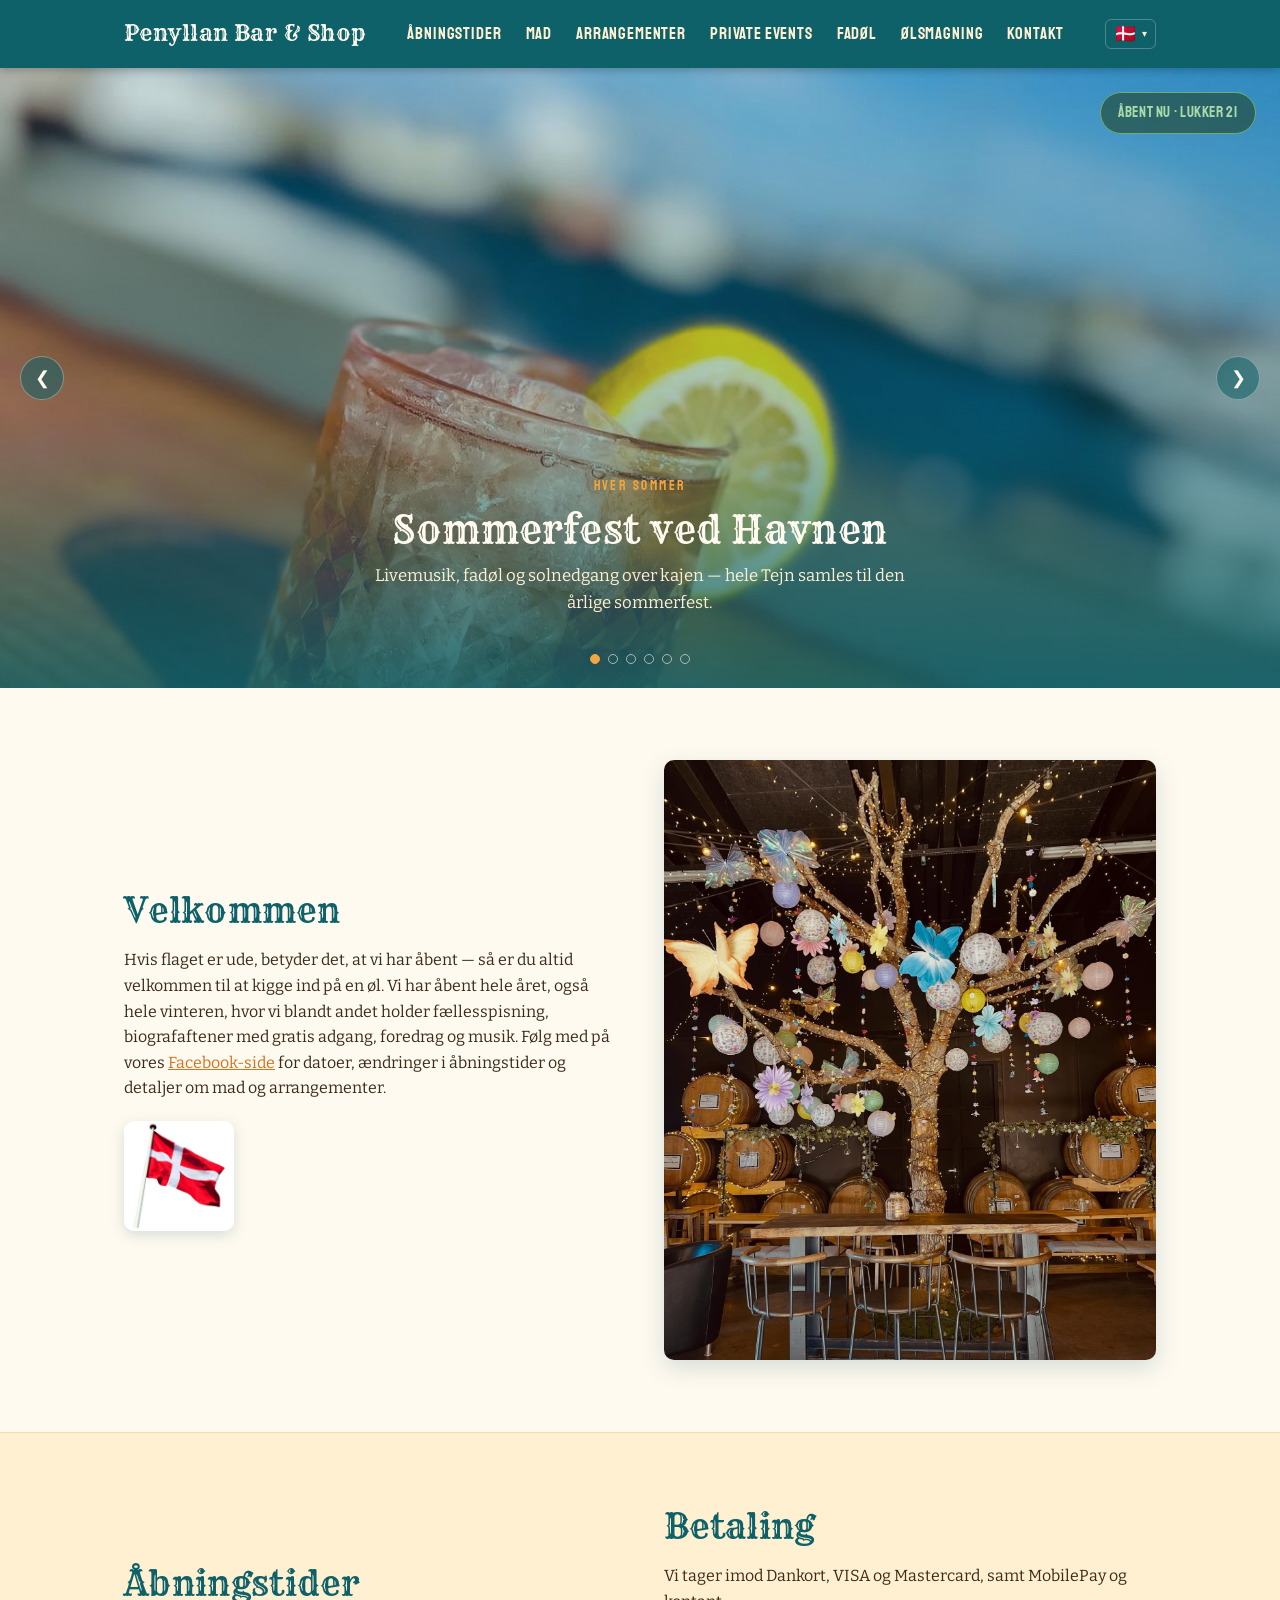
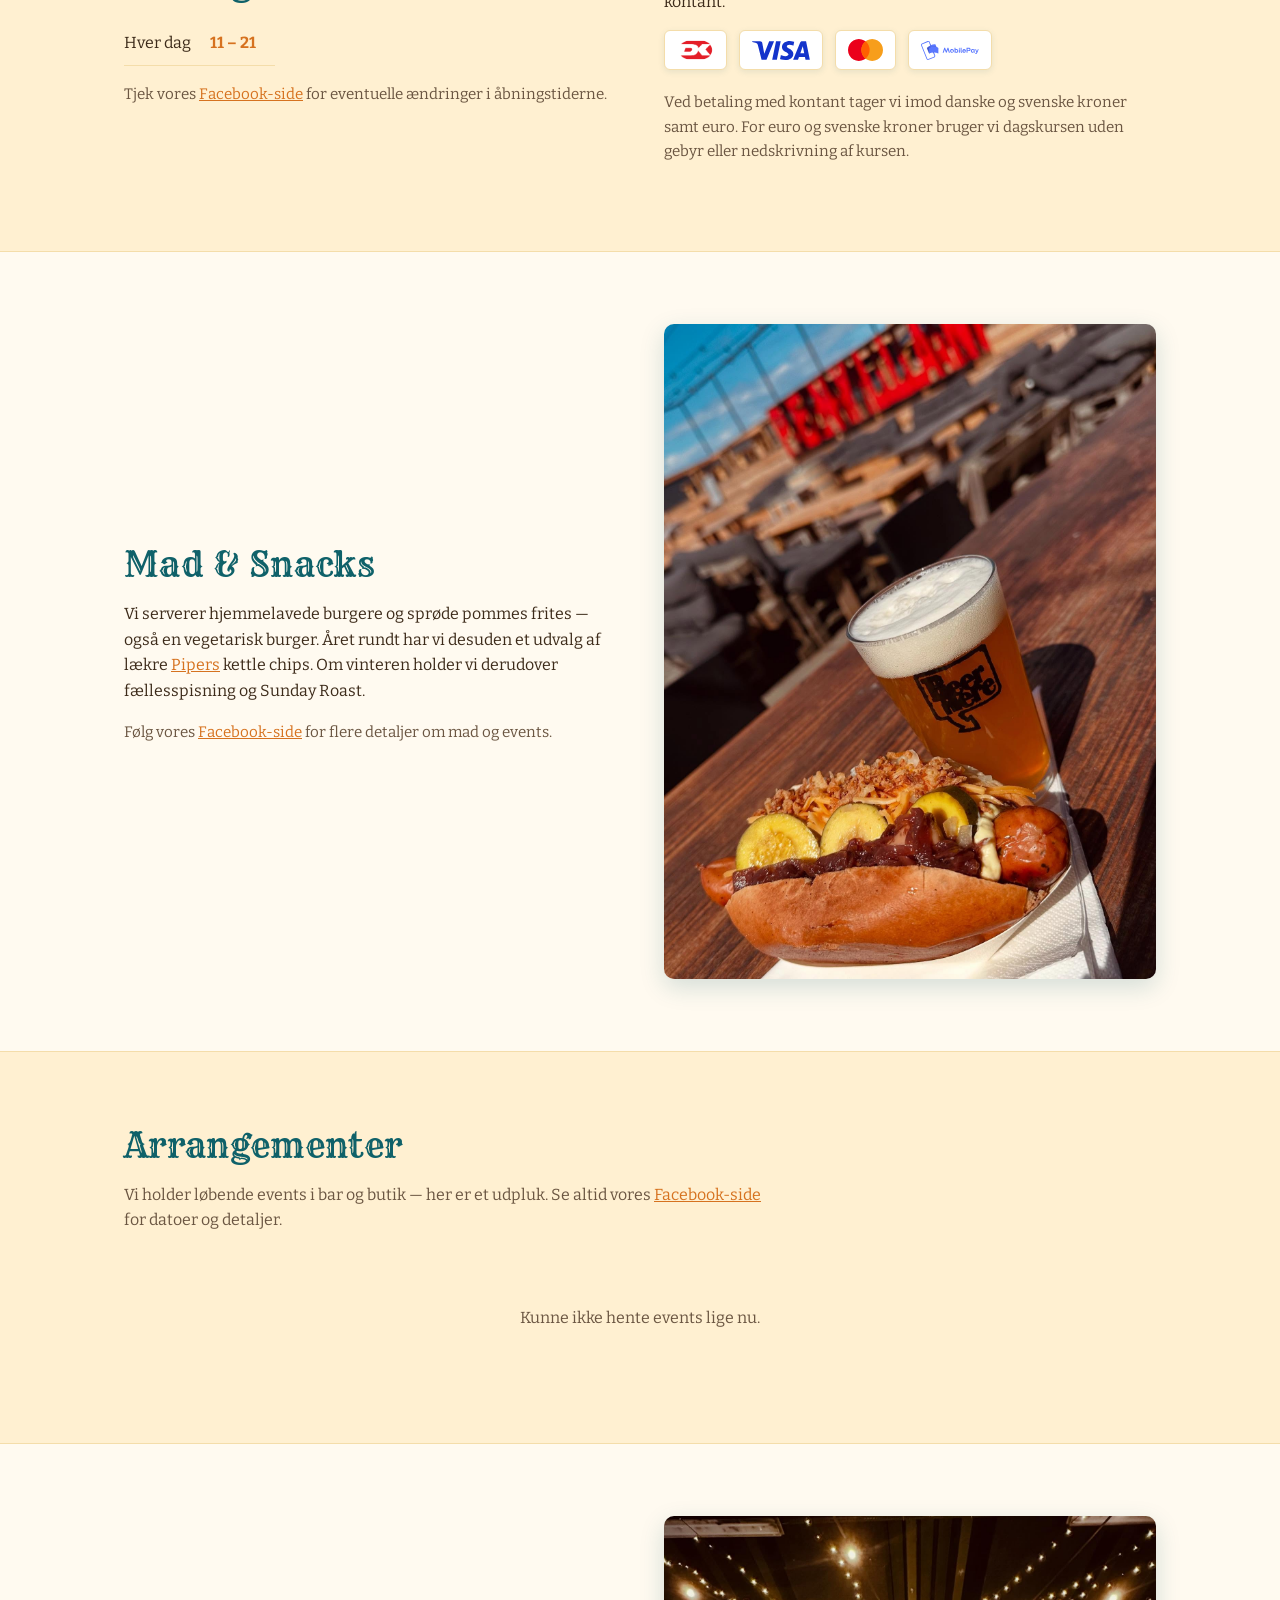
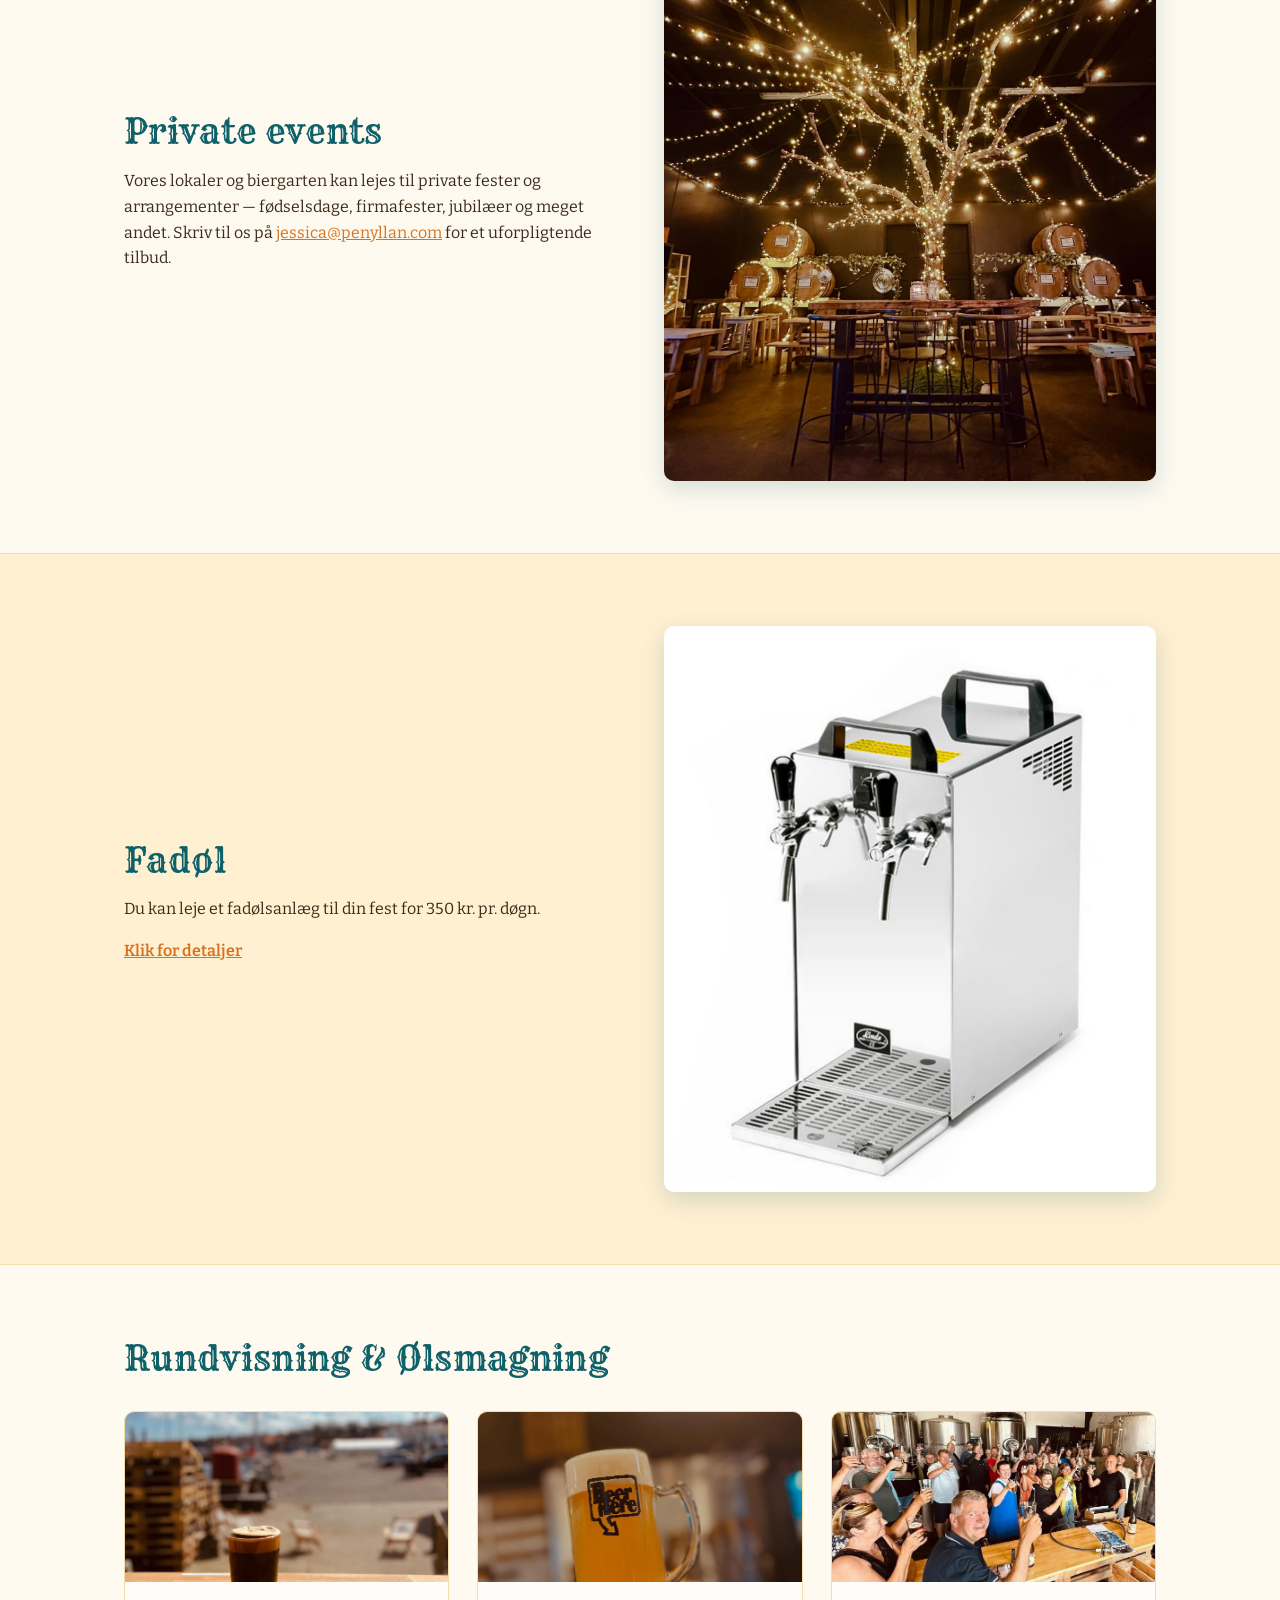
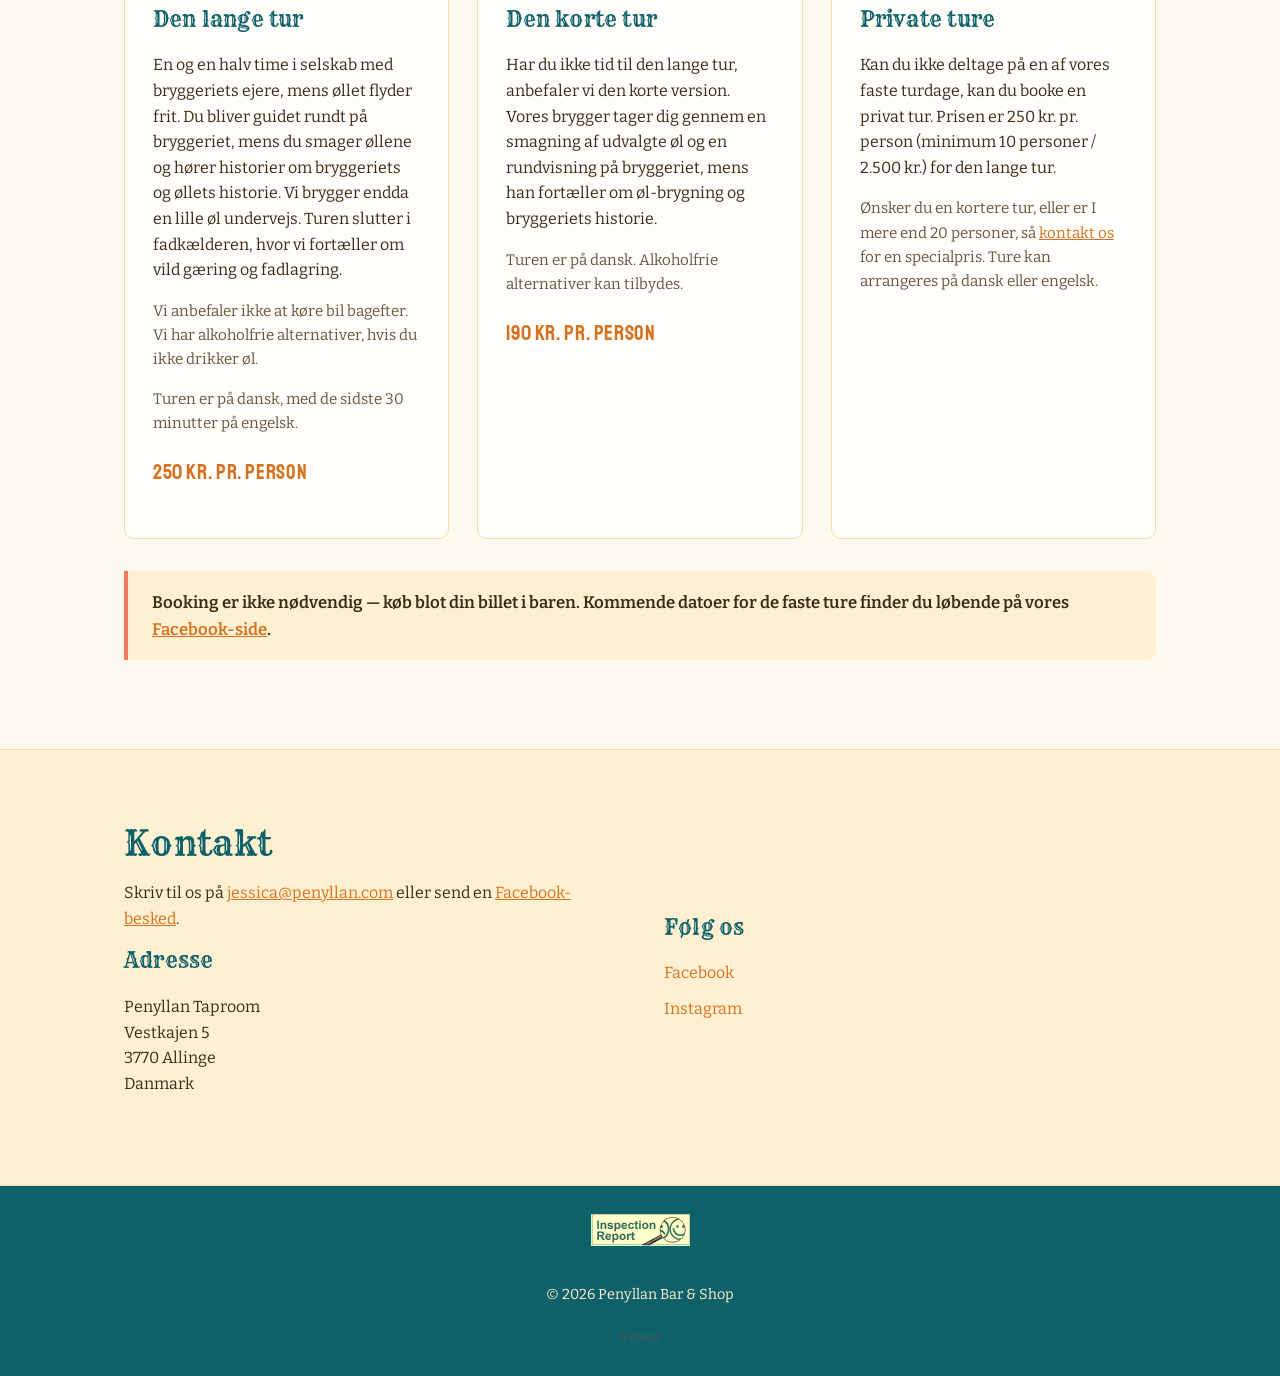
<file: index.html>
<!DOCTYPE html>
<html lang="da">
<head>
<meta charset="UTF-8">
<meta name="viewport" content="width=device-width, initial-scale=1.0">
<title>Penyllan Bar &amp; Shop</title>
<meta name="description" content="Penyllans Bar &amp; Butik ligger ved havnen i Tejn på Bornholm. Kom forbi og smag på et af vores 12 fadøl med udsigt over havnen.">
<link rel="preconnect" href="https://fonts.googleapis.com">
<link rel="preconnect" href="https://fonts.gstatic.com" crossorigin>
<link href="https://fonts.googleapis.com/css2?family=Rye&family=Staatliches&family=Bitter:ital,wght@0,400;0,600;0,700;1,400&display=swap" rel="stylesheet">
<link rel="icon" href="favicon.ico" sizes="any">
<link rel="icon" href="images/favicon.svg" type="image/svg+xml">
<link rel="icon" href="images/favicon-32x32.png" sizes="32x32" type="image/png">
<link rel="icon" href="images/favicon-16x16.png" sizes="16x16" type="image/png">
<link rel="apple-touch-icon" href="images/apple-touch-icon.png">
<link rel="stylesheet" href="styles.css">
</head>
<body>

<header class="site-header">
  <div class="container header-inner">
    <a href="#top" class="logo">Penyllan Bar &amp; Shop</a>

    <nav class="main-nav" id="main-nav">
      <a href="#aabningstider" data-i18n="nav.hours">Åbningstider</a>
      <a href="#mad" data-i18n="nav.food">Mad</a>
      <a href="#arrangementer" data-i18n="nav.events">Arrangementer</a>
      <a href="#private-events" data-i18n="nav.privateEvents">Private events</a>
      <a href="#fadol" data-i18n="nav.fadol">Fadøl</a>
      <a href="#tours" data-i18n="nav.tours">Ølsmagning</a>
      <a href="#kontakt" data-i18n="nav.contact">Kontakt</a>
    </nav>

    <div class="header-controls">
      <div class="lang-dropdown" id="lang-dropdown">
        <button type="button" class="lang-current" id="lang-current-btn" aria-haspopup="true" aria-expanded="false" aria-label="Vælg sprog" data-i18n-aria="nav.chooseLang">
          <span id="lang-current-flag">🇩🇰</span><span class="lang-caret" aria-hidden="true">▾</span>
        </button>
        <ul class="lang-menu" id="lang-menu" role="menu">
          <li role="none"><button type="button" class="lang-option lang-btn is-active" data-lang="da" role="menuitem">🇩🇰 <span>Dansk</span></button></li>
          <li role="none"><button type="button" class="lang-option lang-btn" data-lang="en" role="menuitem">🇬🇧 <span>English</span></button></li>
          <li role="none"><button type="button" class="lang-option lang-btn" data-lang="de" role="menuitem">🇩🇪 <span>Deutsch</span></button></li>
          <li role="none"><button type="button" class="lang-option lang-btn" data-lang="pl" role="menuitem">🇵🇱 <span>Polski</span></button></li>
        </ul>
      </div>

      <button class="nav-toggle" id="nav-toggle" aria-label="Åbn menu" data-i18n-aria="nav.toggle" aria-expanded="false">
        <span></span><span></span><span></span>
      </button>
    </div>
  </div>
</header>

<main id="top">

  <!-- Hero carousel -->
  <section class="carousel" id="carousel" aria-roledescription="karrusel" aria-label="Billeder fra arrangementer og fester" data-i18n-aria="carousel.ariaLabel">

    <div class="carousel-track" id="carousel-track">

      <div class="slide is-active" data-index="0">
        <img src="images/sommerfest-cocktail.jpg" alt="Cocktail med citron ved havnen i solskin" data-i18n-alt="slide1.alt">
        <div class="slide-caption">
          <p class="eyebrow" data-i18n="slide1.eyebrow">Hver sommer</p>
          <h2 data-i18n="slide1.title">Sommerfest ved Havnen</h2>
          <p data-i18n="slide1.text">Livemusik, fadøl og solnedgang over kajen — hele Tejn samles til den årlige sommerfest.</p>
        </div>
      </div>

      <div class="slide" data-index="1">
        <img src="images/oelfestival-stout.jpg" alt="Mørk stout på bord med udsigt over havnen" data-i18n-alt="slide2.alt">
        <div class="slide-caption">
          <p class="eyebrow" data-i18n="slide2.eyebrow">August</p>
          <h2 data-i18n="slide2.title">Ølfestival</h2>
          <p data-i18n="slide2.text">Smag dig gennem hele sortimentet på én dag — fra klassikere til eksperimenter fra fadkælderen.</p>
        </div>
      </div>

      <div class="slide" data-index="2">
        <img src="images/levende-musik-krus.jpg" alt="Beer Here krus på tønde med lyskæder" data-i18n-alt="slide3.alt">
        <div class="slide-caption">
          <p class="eyebrow" data-i18n="slide3.eyebrow">Udvalgte fredage</p>
          <h2 data-i18n="slide3.title">Levende Musik i Tapstuen</h2>
          <p data-i18n="slide3.text">Lokale bands spiller til en øl og godt selskab med udsigt over havnen.</p>
        </div>
      </div>

      <div class="slide" data-index="3">
        <img src="images/julefrokost-skilt-sne.jpg" alt="Penyllan-skilt i sne med lyskæder om aftenen" data-i18n-alt="slide4.alt">
        <div class="slide-caption">
          <p class="eyebrow" data-i18n="slide4.eyebrow">December</p>
          <h2 data-i18n="slide4.title">Julefrokost i Bryggeriet</h2>
          <p data-i18n="slide4.text">Hygge, glögg og julesnaps blandt bryggekedlerne, når mørket falder på.</p>
        </div>
      </div>

      <div class="slide" data-index="4">
        <img src="images/nytaarsfest-baal.jpg" alt="Bålfad på terrassen ved havnen om aftenen" data-i18n-alt="slide5.alt">
        <div class="slide-caption">
          <p class="eyebrow" data-i18n="slide5.eyebrow">31. december</p>
          <h2 data-i18n="slide5.title">Nytårsfest på Kajen</h2>
          <p data-i18n="slide5.text">Fyrværkeri, bobler og bobler af øl, når vi fejrer nytår sammen med havnen som kulisse.</p>
        </div>
      </div>

      <div class="slide slide--poster" data-index="5">
        <img src="images/oktoberfest.jpg" alt="Oktoberfest-plakat med ølkrus, skum og kringler" data-i18n-alt="slide6.alt">
        <div class="slide-caption">
          <p class="eyebrow" data-i18n="slide6.eyebrow">26. september</p>
          <h2 data-i18n="slide6.title">Oktoberfest</h2>
          <p data-i18n="slide6.text">Tysk-inspireret mad, vores egen Oktoberfest-øl og fest i biergarten — glæd dig til Penyllans tredje Oktoberfest.</p>
        </div>
      </div>

    </div>

    <button class="carousel-arrow prev" id="carousel-prev" aria-label="Forrige billede" data-i18n-aria="carousel.prev">&#10094;</button>
    <button class="carousel-arrow next" id="carousel-next" aria-label="Næste billede" data-i18n-aria="carousel.next">&#10095;</button>

    <div class="carousel-dots" id="carousel-dots"></div>

    <span class="badge-status" id="open-status" data-i18n="status.checkFacebook">Tjek Facebook for åbningstider</span>
  </section>

  <section id="om" class="section">
    <div class="container two-col">
      <div>
        <h2 data-i18n="welcome.title">Velkommen</h2>
        <p data-i18n-html="welcome.text">
          Hvis flaget er ude, betyder det, at vi har åbent — så er du altid velkommen til at kigge ind på en øl.
          Vi har åbent hele året, også hele vinteren, hvor vi blandt andet holder fællesspisning,
          biografaftener med gratis adgang, foredrag og musik. Følg med på vores
          <a href="https://www.facebook.com/penyllanbarandshop" target="_blank" rel="noopener">Facebook-side</a>
          for datoer, ændringer i åbningstider og detaljer om mad og arrangementer.
        </p>
        <img class="flag-icon" src="images/dannebrog.jpg" alt="Dansk flag på flagstang">
      </div>
      <div class="image-frame">
        <img src="images/om-traepynt.jpg" alt="Pyntet træ med lyskæder og tønder i bryggeriet" data-i18n-alt="welcome.imgAlt">
      </div>
    </div>
  </section>

  <section id="aabningstider" class="section alt">
    <div class="container two-col">
      <div>
        <h2 data-i18n="hours.title">Åbningstider</h2>
        <table class="hours-table" data-hours-source="https://beerhere.dk/api/opening-hours">
          <tbody>
            <tr><th data-i18n="hours.everyday">Hver dag</th><td>11 – 21</td></tr>
          </tbody>
        </table>
        <p class="note" data-i18n-html="hours.note">
          Tjek vores <a href="https://www.facebook.com/penyllanbarandshop" target="_blank" rel="noopener">Facebook-side</a>
          for eventuelle ændringer i åbningstiderne.
        </p>
      </div>
      <div>
        <h2 data-i18n="payment.title">Betaling</h2>
        <p data-i18n="payment.text">Vi tager imod Dankort, VISA og Mastercard, samt MobilePay og kontant.</p>
        <div class="card-logos">
          <img src="images/payment-dankort.png" alt="Dankort">
          <img src="images/payment-visa.svg" alt="VISA">
          <img src="images/payment-mastercard.svg" alt="Mastercard">
          <img src="images/payment-mobilepay.svg" alt="MobilePay">
        </div>
        <p class="note" data-i18n="payment.note">
          Ved betaling med kontant tager vi imod danske og svenske kroner samt euro.
          For euro og svenske kroner bruger vi dagskursen uden gebyr eller nedskrivning af kursen.
        </p>
      </div>
    </div>
  </section>

  <section id="mad" class="section">
    <div class="container two-col reverse">
      <div>
        <h2 data-i18n="food.title">Mad & Snacks</h2>
        <p data-i18n-html="food.text">
          Vi serverer hjemmelavede burgere og sprøde pommes frites — også en vegetarisk burger.
          Året rundt har vi desuden et udvalg af lækre <a href="https://www.piperscrisps.com/en" target="_blank" rel="noopener">Pipers</a> kettle chips.
          Om vinteren holder vi derudover fællesspisning og Sunday Roast.
        </p>
        <p class="note" data-i18n-html="food.note">
          Følg vores <a href="https://www.facebook.com/penyllanbarandshop" target="_blank" rel="noopener">Facebook-side</a>
          for flere detaljer om mad og events.
        </p>
      </div>
      <div class="image-frame">
        <img src="images/mad-hotdog-oel.jpg" alt="Hotdog med tilbehør og et glas Beer Here" data-i18n-alt="food.imgAlt">
      </div>
    </div>
  </section>

  <section id="arrangementer" class="section alt">
    <div class="container">
      <h2 data-i18n="events.title">Arrangementer</h2>
      <p class="section-intro" data-i18n-html="events.intro">
        Vi holder løbende events i bar og butik — her er et udpluk. Se altid vores
        <a href="https://www.facebook.com/penyllanbarandshop/events" target="_blank" rel="noopener">Facebook-side</a>
        for datoer og detaljer.
      </p>

      <div class="event-grid" id="event-grid" data-events-source="https://beerhere.dk/api/events">
        <p class="event-status" data-i18n="events.loading">Indlæser events…</p>
      </div>
    </div>
  </section>

  <section id="private-events" class="section">
    <div class="container two-col">
      <div>
        <h2 data-i18n="privateEvents.title">Private events</h2>
        <p data-i18n-html="privateEvents.text">
          Vores lokaler og biergarten kan lejes til private fester og arrangementer — fødselsdage, firmafester,
          jubilæer og meget andet. Skriv til os på <a href="mailto:jessica@penyllan.com">jessica@penyllan.com</a>
          for et uforpligtende tilbud.
        </p>
      </div>
      <div class="image-frame">
        <img src="images/fredagsbar-traelys.jpg" alt="Hyggeligt lokale med tønder og lyskæder, velegnet til private fester" data-i18n-alt="privateEvents.imgAlt">
      </div>
    </div>
  </section>

  <section id="fadol" class="section alt">
    <div class="container two-col reverse">
      <div>
        <h2 data-i18n="fadol.title">Fadøl</h2>
        <p data-i18n="fadol.text">Du kan leje et fadølsanlæg til din fest for 350 kr. pr. døgn.</p>
        <p>
          <button type="button" class="link-button" id="fadol-details-btn" data-i18n="fadol.linkText">Klik for detaljer</button>
        </p>
      </div>
      <div class="image-frame">
        <img src="images/fadølsanlæg.png" alt="Bærbart fadølsanlæg med to haner" data-i18n-alt="fadol.imgAlt">
      </div>
    </div>
  </section>

  <div class="modal-overlay" id="fadol-modal" hidden>
    <div class="modal" role="dialog" aria-modal="true" aria-labelledby="fadol-modal-title">
      <button type="button" class="modal-close" id="fadol-modal-close" aria-label="Luk" data-i18n-aria="fadol.close">&times;</button>
      <h3 id="fadol-modal-title" data-i18n="fadol.modalTitle">Leje af fadølsanlæg</h3>
      <div data-i18n-html="fadol.modalText">
        <p>Fadølsanlægget har to haner og koster 350 kr. pr. døgn.</p>
        <p>Du kan selv hente og aflevere anlægget, eller vi kan stå for det for 150–250 kr, afhængig af hvor på Bornholm det skal leveres.</p>
        <p>Fadøl kan tilkøbes for 40–50 kr. pr. liter, afhængig af type, og du er altid velkommen til at låne glas gratis.</p>
      </div>
    </div>
  </div>

  <div class="modal-overlay" id="event-preview-modal" hidden>
    <div class="modal modal--wide" role="dialog" aria-modal="true" aria-labelledby="event-preview-modal-title">
      <button type="button" class="modal-close" id="event-preview-modal-close" aria-label="Luk" data-i18n-aria="fadol.close">&times;</button>
      <h3 id="event-preview-modal-title"></h3>
      <div id="event-preview-modal-body"></div>
    </div>
  </div>

  <section id="tours" class="section">
    <div class="container">
      <h2 data-i18n="tours.title">Rundvisning & Ølsmagning</h2>

      <div class="tour-grid">
        <article class="tour-card">
          <div class="tour-image">
            <img src="images/oelfestival-stout.jpg" alt="Smagning af mørk øl på bryggeriet" data-i18n-alt="tour1.alt">
          </div>
          <h3 data-i18n="tour1.title">Den lange tur</h3>
          <p data-i18n="tour1.text">
            En og en halv time i selskab med bryggeriets ejere, mens øllet flyder frit.
            Du bliver guidet rundt på bryggeriet, mens du smager øllene og hører historier
            om bryggeriets og øllets historie. Vi brygger endda en lille øl undervejs.
            Turen slutter i fadkælderen, hvor vi fortæller om vild gæring og fadlagring.
          </p>
          <p class="note" data-i18n="tour1.note1">Vi anbefaler ikke at køre bil bagefter. Vi har alkoholfrie alternativer, hvis du ikke drikker øl.</p>
          <p class="note" data-i18n="tour1.note2">Turen er på dansk, med de sidste 30 minutter på engelsk.</p>
          <p class="price" data-i18n="tour1.price">250 kr. pr. person</p>
        </article>

        <article class="tour-card">
          <div class="tour-image">
            <img src="images/levende-musik-krus.jpg" alt="Ølkrus på tønde i tapstuen" data-i18n-alt="tour2.alt">
          </div>
          <h3 data-i18n="tour2.title">Den korte tur</h3>
          <p data-i18n="tour2.text">
            Har du ikke tid til den lange tur, anbefaler vi den korte version.
            Vores brygger tager dig gennem en smagning af udvalgte øl og en rundvisning på bryggeriet,
            mens han fortæller om øl-brygning og bryggeriets historie.
          </p>
          <p class="note" data-i18n="tour2.note">Turen er på dansk. Alkoholfrie alternativer kan tilbydes.</p>
          <p class="price" data-i18n="tour2.price">190 kr. pr. person</p>
        </article>

        <article class="tour-card">
          <div class="tour-image">
            <img src="images/sommerfest-skaal.jpg" alt="Gæster skåler sammen under rundvisning" data-i18n-alt="tour3.alt">
          </div>
          <h3 data-i18n="tour3.title">Private ture</h3>
          <p data-i18n="tour3.text">
            Kan du ikke deltage på en af vores faste turdage, kan du booke en privat tur.
            Prisen er 250 kr. pr. person (minimum 10 personer / 2.500 kr.) for den lange tur.
          </p>
          <p class="note" data-i18n-html="tour3.note">
            Ønsker du en kortere tur, eller er I mere end 20 personer, så
            <a href="mailto:jessica@penyllan.com">kontakt os</a> for en specialpris.
            Ture kan arrangeres på dansk eller engelsk.
          </p>
        </article>
      </div>

      <p class="callout" data-i18n-html="tours.callout">
        Booking er ikke nødvendig — køb blot din billet i baren.
        Kommende datoer for de faste ture finder du løbende på vores
        <a href="https://www.facebook.com/penyllanbarandshop/events" target="_blank" rel="noopener">Facebook-side</a>.
      </p>
    </div>
  </section>

  <section id="kontakt" class="section alt">
    <div class="container two-col">
      <div>
        <h2 data-i18n="contact.title">Kontakt</h2>
        <p data-i18n-html="contact.text">
          Skriv til os på <a href="mailto:jessica@penyllan.com">jessica@penyllan.com</a>
          eller send en <a href="https://m.me/penyllan" target="_blank" rel="noopener">Facebook-besked</a>.
        </p>
        <h3 data-i18n="contact.address">Adresse</h3>
        <p>
          Penyllan Taproom<br>
          Vestkajen 5<br>
          3770 Allinge<br>
          <span data-i18n="contact.country">Danmark</span>
        </p>
      </div>
      <div>
        <h3 data-i18n="contact.follow">Følg os</h3>
        <ul class="social-list">
          <li><a href="https://www.facebook.com/penyllan" target="_blank" rel="noopener">Facebook</a></li>
          <li><a href="https://www.instagram.com/explore/locations/926824244/penyllan-brewery/?hl=en" target="_blank" rel="noopener">Instagram</a></li>
        </ul>
      </div>
    </div>
  </section>

</main>

<footer class="site-footer">
  <div class="container">
    <a class="smiley-link" href="https://www.findsmiley.dk/1478247" target="_blank" rel="noopener" data-i18n-aria="footer.smileyAria" aria-label="Se vores seneste kontrolrapport hos Fødevarestyrelsen (Smiley-ordningen)">
      <img class="smiley-icon" src="images/Banner_gul_eng_99x32.gif" width="99" height="32" alt="" data-i18n-alt="footer.smileyAria">
    </a>
    <p>&copy; 2026 Penyllan Bar &amp; Shop</p>
    <a class="admin-link" href="admin.html">Admin</a>
  </div>
</footer>

<script src="translations.js"></script>
<script src="script.js"></script>
</body>
</html>
</file>
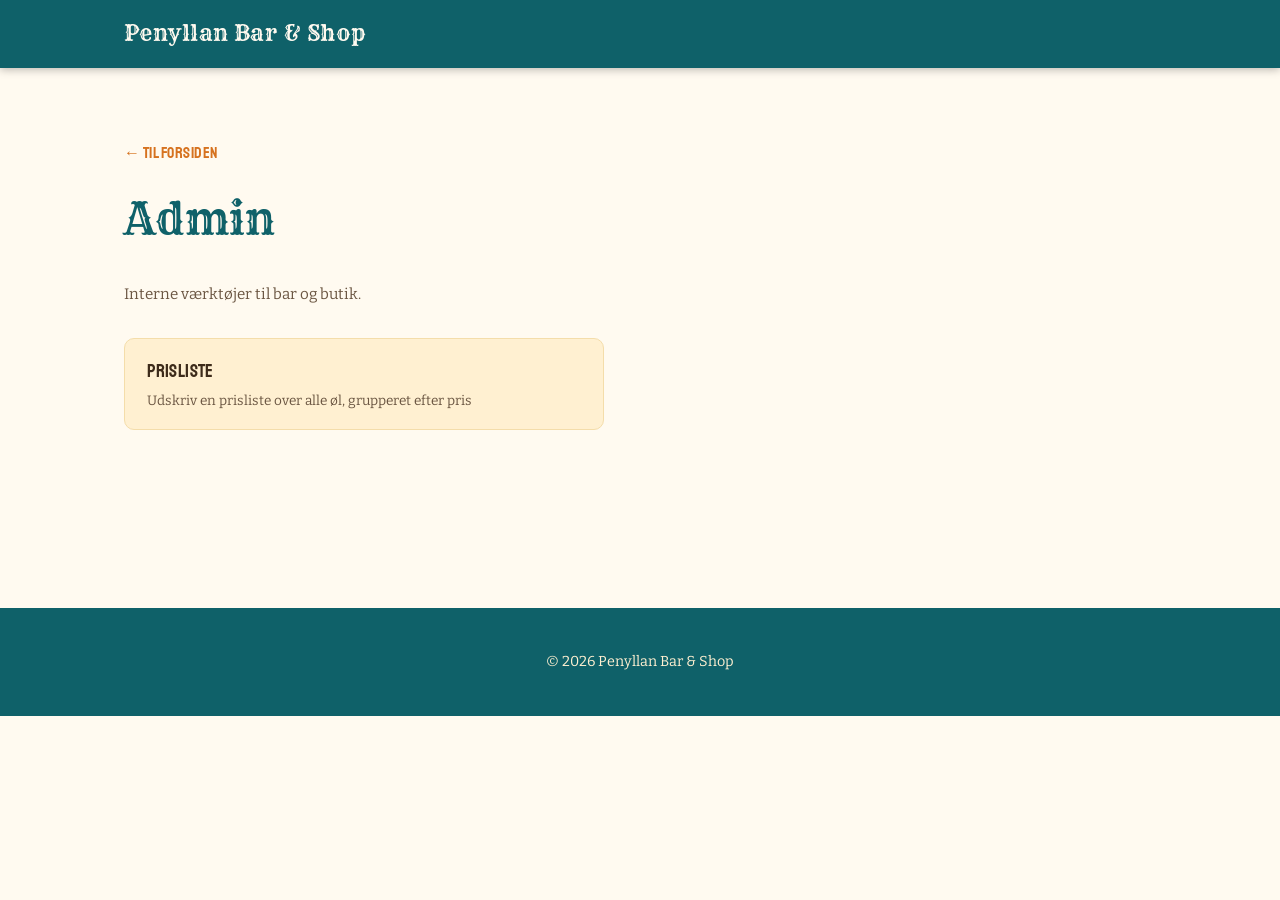
<file: admin.html>
<!DOCTYPE html>
<html lang="da">
<head>
<meta charset="UTF-8">
<meta name="viewport" content="width=device-width, initial-scale=1.0">
<title>Admin – Penyllan Bar &amp; Shop</title>
<meta name="robots" content="noindex, nofollow">
<link rel="icon" href="favicon.ico" sizes="any">
<link href="https://fonts.googleapis.com/css2?family=Rye&family=Staatliches&family=Bitter:ital,wght@0,400;0,600;0,700;1,400&display=swap" rel="stylesheet">
<link rel="stylesheet" href="styles.css">
</head>
<body class="admin-page">

<header class="site-header">
  <div class="container header-inner">
    <a href="index.html" class="logo">Penyllan Bar &amp; Shop</a>
  </div>
</header>

<main>
  <section class="section">
    <div class="container">
      <a class="back-link" href="index.html">&larr; Til forsiden</a>
      <h1>Admin</h1>
      <p class="note">Interne værktøjer til bar og butik.</p>

      <ul class="admin-list">
        <li>
          <a href="prisliste.html">
            Prisliste
            <span>Udskriv en prisliste over alle øl, grupperet efter pris</span>
          </a>
        </li>
      </ul>
    </div>
  </section>
</main>

<footer class="site-footer">
  <div class="container">
    <p>&copy; 2026 Penyllan Bar &amp; Shop</p>
  </div>
</footer>

</body>
</html>
</file>
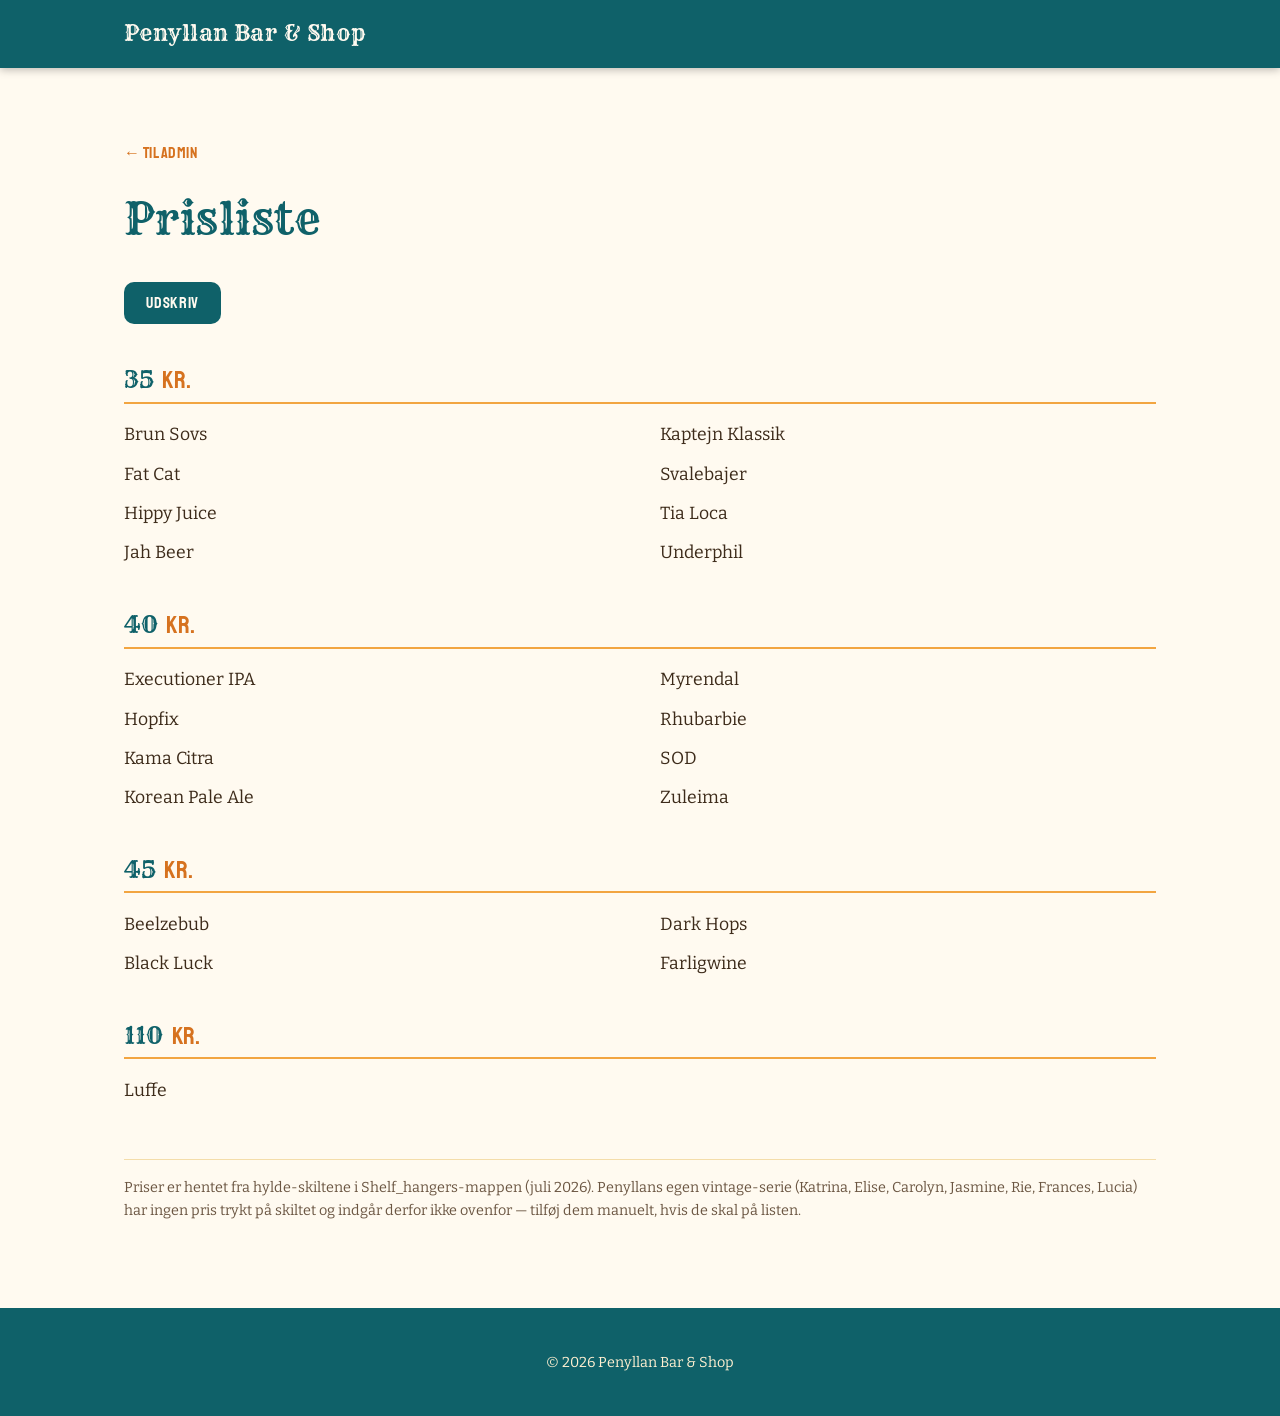
<file: prisliste.html>
<!DOCTYPE html>
<html lang="da">
<head>
<meta charset="UTF-8">
<meta name="viewport" content="width=device-width, initial-scale=1.0">
<title>Prisliste – Penyllan Bar &amp; Shop</title>
<meta name="robots" content="noindex, nofollow">
<link rel="icon" href="favicon.ico" sizes="any">
<link href="https://fonts.googleapis.com/css2?family=Rye&family=Staatliches&family=Bitter:ital,wght@0,400;0,600;0,700;1,400&display=swap" rel="stylesheet">
<link rel="stylesheet" href="styles.css">
</head>
<body class="admin-page">

<header class="site-header">
  <div class="container header-inner">
    <a href="index.html" class="logo">Penyllan Bar &amp; Shop</a>
  </div>
</header>

<main>
  <section class="section">
    <div class="container">
      <a class="back-link" href="admin.html">&larr; Til Admin</a>
      <h1>Prisliste</h1>

      <div class="pricelist-actions">
        <button type="button" class="btn" onclick="window.print()">Udskriv</button>
      </div>

      <div class="pricelist-group">
        <h2>35 <span class="kr">kr.</span></h2>
        <ul>
          <li>Brun Sovs</li>
          <li>Fat Cat</li>
          <li>Hippy Juice</li>
          <li>Jah Beer</li>
          <li>Kaptejn Klassik</li>
          <li>Svalebajer</li>
          <li>Tia Loca</li>
          <li>Underphil</li>
        </ul>
      </div>

      <div class="pricelist-group">
        <h2>40 <span class="kr">kr.</span></h2>
        <ul>
          <li>Executioner IPA</li>
          <li>Hopfix</li>
          <li>Kama Citra</li>
          <li>Korean Pale Ale</li>
          <li>Myrendal</li>
          <li>Rhubarbie</li>
          <li>SOD</li>
          <li>Zuleima</li>
        </ul>
      </div>

      <div class="pricelist-group">
        <h2>45 <span class="kr">kr.</span></h2>
        <ul>
          <li>Beelzebub</li>
          <li>Black Luck</li>
          <li>Dark Hops</li>
          <li>Farligwine</li>
        </ul>
      </div>

      <div class="pricelist-group">
        <h2>110 <span class="kr">kr.</span></h2>
        <ul>
          <li>Luffe</li>
        </ul>
      </div>

      <p class="pricelist-note">
        Priser er hentet fra hylde-skiltene i Shelf_hangers-mappen (juli 2026). Penyllans egen vintage-serie
        (Katrina, Elise, Carolyn, Jasmine, Rie, Frances, Lucia) har ingen pris trykt på skiltet og indgår derfor
        ikke ovenfor — tilføj dem manuelt, hvis de skal på listen.
      </p>
    </div>
  </section>
</main>

<footer class="site-footer">
  <div class="container">
    <p>&copy; 2026 Penyllan Bar &amp; Shop</p>
  </div>
</footer>

</body>
</html>
</file>
<file: styles.css>
:root {
  --amber: #f2a541;
  --amber-dark: #d6721f;
  --coral: #ef7d5c;
  --ink: #3d2b1a;
  --ink-soft: #6b5642;
  --cream: #fffaf0;
  --cream-alt: #fff0d1;
  --line: #f4ddaa;
  --wood-dark: #1f8f95;
  --wood-darker: #0f6169;
  --max-width: 1080px;
  --radius: 10px;
  font-size: 16px;
}

* { box-sizing: border-box; }

html { scroll-behavior: smooth; }

body {
  margin: 0;
  font-family: "Bitter", Georgia, serif;
  color: var(--ink);
  background: var(--cream);
  line-height: 1.6;
}

h1, h2, h3 {
  font-family: "Rye", Georgia, "Times New Roman", serif;
  font-weight: normal;
  color: var(--wood-darker);
  line-height: 1.25;
  letter-spacing: 0.01em;
  margin-top: 0;
}

h1 { font-size: 2.75rem; }
h2 { font-size: 2.1rem; margin-bottom: 1rem; }
h3 { font-size: 1.3rem; }

.eyebrow {
  display: inline-block;
  font-family: "Staatliches", sans-serif;
  text-transform: uppercase;
  letter-spacing: 0.18em;
  font-size: 0.85rem;
  color: var(--amber-dark);
  margin-bottom: 0.5rem;
}

a {
  color: var(--amber-dark);
}

a:hover { color: var(--ink); }

img { max-width: 100%; display: block; }

.container {
  max-width: var(--max-width);
  margin: 0 auto;
  padding: 0 1.5rem;
}

.section-intro {
  max-width: 640px;
  color: var(--ink-soft);
}

/* Header */

.site-header {
  position: sticky;
  top: 0;
  z-index: 50;
  background: var(--wood-darker);
  box-shadow: 0 2px 8px rgba(0,0,0,0.25);
}

.header-inner {
  display: flex;
  align-items: center;
  justify-content: space-between;
  gap: 0.75rem;
  height: 68px;
}

.logo {
  font-family: "Rye", Georgia, serif;
  font-size: 1.4rem;
  font-weight: normal;
  color: var(--cream) !important;
  letter-spacing: 0.02em;
  text-decoration: none;
  white-space: nowrap;
  overflow: hidden;
  text-overflow: ellipsis;
  min-width: 0;
  flex-shrink: 1;
}

.main-nav {
  display: flex;
  align-items: center;
  gap: 1.5rem;
  flex-shrink: 0;
}

.main-nav a {
  font-family: "Staatliches", sans-serif;
  color: var(--cream-alt) !important;
  text-decoration: none;
  font-size: 1.05rem;
  letter-spacing: 0.05em;
  text-transform: uppercase;
  white-space: nowrap;
}

.main-nav a:hover {
  color: var(--amber) !important;
}

/* Header controls: language dropdown + mobile menu toggle */

.header-controls {
  display: flex;
  align-items: center;
  gap: 0.5rem;
  flex-shrink: 0;
}

.lang-dropdown {
  position: relative;
}

.lang-current {
  display: flex;
  align-items: center;
  gap: 0.3rem;
  background: none;
  border: 1px solid rgba(255,255,255,0.25);
  border-radius: 6px;
  padding: 0.32rem 0.5rem;
  font-size: 1.15rem;
  line-height: 1;
  cursor: pointer;
  color: var(--cream);
  transition: border-color 0.15s ease, background 0.15s ease;
}

.lang-current:hover {
  border-color: var(--amber);
}

.lang-dropdown.is-open .lang-current {
  border-color: var(--amber);
  background: rgba(255,255,255,0.1);
}

.lang-caret {
  font-size: 0.65rem;
  color: var(--cream-alt);
}

.lang-menu {
  position: absolute;
  top: calc(100% + 0.5rem);
  right: 0;
  background: var(--wood-darker);
  border: 1px solid rgba(255,255,255,0.15);
  border-radius: 8px;
  list-style: none;
  margin: 0;
  padding: 0.35rem;
  min-width: 150px;
  box-shadow: 0 12px 28px rgba(0,0,0,0.32);
  display: none;
  z-index: 60;
}

.lang-dropdown.is-open .lang-menu {
  display: block;
}

.lang-option {
  display: flex;
  align-items: center;
  gap: 0.6rem;
  width: 100%;
  background: none;
  border: none;
  border-radius: 5px;
  padding: 0.55rem 0.6rem;
  font-size: 0.95rem;
  font-family: "Bitter", Georgia, serif;
  color: var(--cream-alt);
  text-align: left;
  cursor: pointer;
  opacity: 0.85;
}

.lang-option:hover {
  background: rgba(255,255,255,0.08);
  opacity: 1;
}

.lang-option.is-active {
  color: var(--amber);
  font-weight: 600;
  opacity: 1;
}

.nav-toggle {
  display: none;
  flex-direction: column;
  justify-content: center;
  gap: 5px;
  width: 34px;
  height: 34px;
  flex-shrink: 0;
  background: none;
  border: none;
  cursor: pointer;
}

.nav-toggle span {
  display: block;
  height: 2px;
  background: var(--cream);
  border-radius: 2px;
}

/* Carousel */

.carousel {
  position: relative;
  overflow: hidden;
  height: min(78vh, 620px);
  background: var(--wood-darker);
}

.carousel-track {
  position: relative;
  height: 100%;
}

.slide {
  position: absolute;
  inset: 0;
  opacity: 0;
  visibility: hidden;
  transition: opacity 0.7s ease;
}

.slide.is-active {
  opacity: 1;
  visibility: visible;
}

.slide img {
  width: 100%;
  height: 100%;
  object-fit: cover;
}

.slide--poster img {
  object-fit: contain;
  background: #e9d3a3;
}

.slide::after {
  content: "";
  position: absolute;
  inset: 0;
  background: linear-gradient(0deg, rgba(15,97,105,0.88) 0%, rgba(15,97,105,0.35) 45%, rgba(15,97,105,0.15) 100%);
}

.slide-caption {
  position: absolute;
  left: 0;
  right: 0;
  bottom: 0;
  padding: 3rem 1.75rem 4.5rem;
  max-width: 720px;
  margin: 0 auto;
  color: var(--cream);
  z-index: 2;
  text-align: center;
}

.slide-caption .eyebrow {
  color: var(--amber);
}

.slide-caption h2 {
  color: var(--cream);
  font-size: 2.4rem;
  margin-bottom: 0.6rem;
}

.slide-caption p:last-child {
  color: var(--cream-alt);
  font-size: 1.05rem;
  max-width: 560px;
  margin: 0 auto;
}

.carousel-arrow {
  position: absolute;
  top: 50%;
  transform: translateY(-50%);
  z-index: 3;
  background: rgba(15,97,105,0.55);
  color: var(--cream);
  border: 1px solid rgba(250,243,232,0.35);
  border-radius: 50%;
  width: 44px;
  height: 44px;
  font-size: 1.1rem;
  cursor: pointer;
  transition: background 0.2s ease;
}

.carousel-arrow:hover {
  background: var(--amber-dark);
}

.carousel-arrow.prev { left: 1.25rem; }
.carousel-arrow.next { right: 1.25rem; }

.carousel-dots {
  position: absolute;
  bottom: 1.5rem;
  left: 0;
  right: 0;
  z-index: 3;
  display: flex;
  justify-content: center;
  gap: 0.5rem;
}

.carousel-dots button {
  width: 10px;
  height: 10px;
  border-radius: 50%;
  border: 1px solid rgba(250,243,232,0.6);
  background: transparent;
  cursor: pointer;
  padding: 0;
}

.carousel-dots button.is-active {
  background: var(--amber);
  border-color: var(--amber);
}

.badge-status {
  position: absolute;
  top: 1.5rem;
  right: 1.5rem;
  z-index: 3;
  display: inline-block;
  padding: 0.5rem 1.1rem;
  border-radius: 999px;
  background: rgba(15,97,105,0.55);
  border: 1px solid var(--amber);
  color: var(--amber);
  font-family: "Staatliches", sans-serif;
  letter-spacing: 0.04em;
  font-size: 0.95rem;
  backdrop-filter: blur(2px);
}

.badge-status.open {
  background: rgba(30,60,30,0.55);
  border-color: #6fae6f;
  color: #a8dba8;
}

.badge-status.closed {
  background: rgba(70,30,25,0.55);
  border-color: #c97a6e;
  color: #e3a89c;
}

/* Sections */

.section {
  padding: 4.5rem 0;
}

.section.alt {
  background: var(--cream-alt);
  border-top: 1px solid var(--line);
  border-bottom: 1px solid var(--line);
}

.two-col {
  display: grid;
  grid-template-columns: 1fr 1fr;
  gap: 3rem;
  align-items: center;
}

.two-col.reverse {
  grid-template-columns: 1fr 1fr;
}

.two-col.reverse .image-frame {
  order: 2;
}

.image-frame {
  border-radius: var(--radius);
  overflow: hidden;
  box-shadow: 0 8px 24px rgba(15,97,105,0.18);
}

.note {
  color: var(--ink-soft);
  font-size: 0.95rem;
}

.flag-icon {
  width: 110px;
  height: auto;
  margin-top: 1.25rem;
  border-radius: var(--radius);
  box-shadow: 0 4px 14px rgba(15,97,105,0.18);
}

.callout {
  background: var(--cream-alt);
  border-left: 4px solid var(--coral);
  border-radius: 0 var(--radius) var(--radius) 0;
  padding: 1.1rem 1.5rem;
  font-size: 1.05rem;
  color: var(--ink);
  font-weight: 600;
}

.callout a {
  color: var(--amber-dark);
  text-decoration: underline;
}

.price {
  font-family: "Staatliches", sans-serif;
  letter-spacing: 0.03em;
  color: var(--amber-dark);
  font-size: 1.3rem;
}

/* Card logos */

.card-logos {
  display: flex;
  flex-wrap: wrap;
  gap: 0.75rem;
  margin: 1rem 0 1.25rem;
}

.card-logos img {
  height: 40px;
  width: auto;
  max-width: 84px;
  object-fit: contain;
  background: #fff;
  border-radius: 6px;
  border: 1px solid var(--line);
  box-shadow: 0 2px 6px rgba(15,97,105,0.1);
  padding: 0.5rem 0.75rem;
}

.card-logos {
  align-items: center;
}

/* Opening hours table */

.hours-table {
  border-collapse: collapse;
  margin-bottom: 1rem;
}

.hours-table th, .hours-table td {
  text-align: left;
  padding: 0.6rem 1.2rem 0.6rem 0;
  border-bottom: 1px solid var(--line);
}

.hours-table th {
  font-family: "Bitter", Georgia, serif;
  font-weight: normal;
  color: var(--ink);
}

.hours-table td {
  font-weight: bold;
  color: var(--amber-dark);
}

/* Events */

.event-grid {
  display: grid;
  grid-template-columns: repeat(4, 1fr);
  gap: 1.75rem;
  margin-top: 2rem;
}

.event-card {
  background: #fffdf9;
  border: 1px solid var(--line);
  border-radius: var(--radius);
  overflow: hidden;
  box-shadow: 0 4px 14px rgba(15,97,105,0.08);
  transition: transform 0.2s ease, box-shadow 0.2s ease;
}

.event-card:hover {
  transform: translateY(-4px);
  box-shadow: 0 10px 22px rgba(15,97,105,0.14);
}

.event-image img {
  width: 100%;
  height: 160px;
  object-fit: cover;
}

.event-body {
  padding: 1.25rem 1.4rem 1.5rem;
}

.event-date {
  font-family: "Staatliches", sans-serif;
  text-transform: uppercase;
  letter-spacing: 0.1em;
  font-size: 0.9rem;
  color: var(--coral);
  margin: 0 0 0.4rem;
}

.event-body h3 {
  margin-bottom: 0.5rem;
  /* Lange ord (fx "Bryggerirundvisning") skal ombrydes i stedet for at blive
     klippet af kortets overflow: hidden. */
  overflow-wrap: break-word;
  word-break: break-word;
  hyphens: auto;
}

.event-body p:last-child {
  color: var(--ink-soft);
  font-size: 0.92rem;
}

.event-status {
  grid-column: 1 / -1;
  text-align: center;
  color: var(--ink-soft);
  padding: 1.5rem 0;
}

/* Tours */

.tour-grid {
  display: grid;
  grid-template-columns: repeat(3, 1fr);
  gap: 1.75rem;
  margin: 2rem 0;
}

.tour-card {
  background: var(--cream-alt);
  border: 1px solid var(--line);
  border-radius: var(--radius);
  padding: 0 0 1.75rem;
  overflow: hidden;
}

.section:not(.alt) .tour-card {
  background: #fffdf9;
}

.tour-image {
  margin: 0 0 1.5rem;
}

.tour-image img {
  width: 100%;
  height: 170px;
  object-fit: cover;
}

.tour-card h3,
.tour-card p {
  margin-left: 1.75rem;
  margin-right: 1.75rem;
}

/* Link button (looks like a text link, behaves like a button) */

.link-button {
  background: none;
  border: none;
  padding: 0;
  font: inherit;
  font-weight: 600;
  color: var(--amber-dark);
  text-decoration: underline;
  cursor: pointer;
}

.link-button:hover {
  color: var(--ink);
}

/* Modal */

.modal-overlay {
  position: fixed;
  inset: 0;
  background: rgba(15,23,23,0.55);
  display: flex;
  align-items: center;
  justify-content: center;
  z-index: 200;
  padding: 1.5rem;
}

.modal-overlay[hidden] {
  display: none;
}

.modal {
  position: relative;
  background: var(--cream);
  border-radius: var(--radius);
  max-width: 480px;
  width: 100%;
  max-height: 85vh;
  overflow-y: auto;
  padding: 2rem 2rem 1.75rem;
  box-shadow: 0 20px 50px rgba(0,0,0,0.35);
}

.modal h3 {
  margin-bottom: 1rem;
  padding-right: 1.5rem;
}

.modal p {
  margin: 0 0 0.9rem;
  color: var(--ink-soft);
}

.modal p:last-child {
  margin-bottom: 0;
}

.modal ul {
  margin: 0 0 0.9rem;
  padding-left: 1.3rem;
  color: var(--ink-soft);
}

.modal li {
  margin-bottom: 0.4rem;
}

.modal li:last-child {
  margin-bottom: 0;
}

.modal--wide {
  max-width: 580px;
}

.modal-close {
  position: absolute;
  top: 0.6rem;
  right: 0.9rem;
  background: none;
  border: none;
  font-size: 1.8rem;
  line-height: 1;
  cursor: pointer;
  color: var(--ink-soft);
}

.modal-close:hover {
  color: var(--ink);
}

/* Contact / social */

.social-list {
  list-style: none;
  padding: 0;
  margin: 0;
  display: flex;
  flex-direction: column;
  gap: 0.6rem;
}

.social-list a {
  text-decoration: none;
}

/* Footer */

.site-footer {
  background: var(--wood-darker);
  color: var(--cream-alt);
  padding: 1.75rem 0;
  text-align: center;
  font-size: 0.9rem;
}

.smiley-link {
  display: inline-block;
  margin-bottom: 1rem;
}

.smiley-icon {
  flex-shrink: 0;
  display: block;
  width: 99px;
  height: 32px;
}

.admin-link {
  display: inline-block;
  margin-top: 0.5rem;
  color: var(--ink-soft) !important;
  font-size: 0.75rem;
  letter-spacing: 0.05em;
  text-decoration: none;
  opacity: 0.6;
}

.admin-link:hover {
  opacity: 1;
  color: var(--cream-alt) !important;
}

/* Admin pages */

.admin-page main {
  min-height: 60vh;
}

.admin-list {
  list-style: none;
  margin: 2rem 0 0;
  padding: 0;
  display: grid;
  gap: 1rem;
  max-width: 480px;
}

.admin-list li {
  border: 1px solid var(--line);
  border-radius: var(--radius);
  background: var(--cream-alt);
}

.admin-list a {
  display: block;
  padding: 1.1rem 1.4rem;
  text-decoration: none;
  color: var(--ink) !important;
  font-family: "Staatliches", sans-serif;
  font-size: 1.15rem;
  letter-spacing: 0.02em;
}

.admin-list a span {
  display: block;
  font-family: "Bitter", Georgia, serif;
  font-size: 0.85rem;
  letter-spacing: normal;
  color: var(--ink-soft);
  margin-top: 0.2rem;
  text-transform: none;
}

.admin-list a:hover {
  color: var(--amber-dark) !important;
}

.back-link {
  display: inline-block;
  margin-bottom: 1.5rem;
  font-family: "Staatliches", sans-serif;
  letter-spacing: 0.03em;
  text-decoration: none;
}

/* Price list */

.pricelist-actions {
  display: flex;
  gap: 0.75rem;
  margin: 1.5rem 0 2.5rem;
}

.btn {
  font-family: "Staatliches", sans-serif;
  letter-spacing: 0.04em;
  background: var(--wood-darker);
  color: var(--cream) !important;
  border: none;
  border-radius: var(--radius);
  padding: 0.7rem 1.4rem;
  font-size: 1rem;
  cursor: pointer;
  text-decoration: none;
  display: inline-block;
}

.btn:hover {
  background: var(--wood-dark);
  color: var(--cream) !important;
}

.pricelist-group {
  margin-bottom: 2.25rem;
  break-inside: avoid;
}

.pricelist-group h2 {
  font-size: 1.5rem;
  border-bottom: 2px solid var(--amber);
  padding-bottom: 0.4rem;
  margin-bottom: 0.75rem;
  display: flex;
  align-items: baseline;
  gap: 0.5rem;
}

.pricelist-group h2 .kr {
  font-family: "Staatliches", sans-serif;
  color: var(--amber-dark);
}

.pricelist-group ul {
  list-style: none;
  margin: 0;
  padding: 0;
  columns: 2;
  column-gap: 2.5rem;
}

.pricelist-group li {
  padding: 0.35rem 0;
  font-size: 1.1rem;
  break-inside: avoid;
}

.pricelist-note {
  color: var(--ink-soft);
  font-size: 0.9rem;
  margin-top: 3rem;
  border-top: 1px solid var(--line);
  padding-top: 1rem;
}

@media print {
  .site-header, .site-footer, .back-link, .pricelist-actions {
    display: none !important;
  }

  body {
    background: #fff;
  }

  .pricelist-group ul {
    columns: 2;
  }

  a[href]::after {
    content: none !important;
  }
}

/* Responsive */

@media (max-width: 900px) {
  .event-grid {
    grid-template-columns: repeat(2, 1fr);
  }
}

@media (max-width: 800px) {
  .two-col, .two-col.reverse {
    grid-template-columns: 1fr;
    gap: 2rem;
  }

  .two-col.reverse .image-frame {
    order: 0;
  }

  .tour-grid {
    grid-template-columns: 1fr;
  }
}

@media (max-width: 700px) {
  h1 { font-size: 2.1rem; }

  .site-header .container {
    padding: 0 1rem;
  }

  .logo {
    font-size: 1.1rem;
  }

  .main-nav {
    position: absolute;
    top: 68px;
    left: 0;
    right: 0;
    background: var(--wood-darker);
    flex-direction: column;
    align-items: stretch;
    gap: 0;
    max-height: 0;
    overflow: hidden;
    overflow-y: auto;
    transition: max-height 0.25s ease;
  }

  .main-nav.open {
    max-height: calc(100vh - 68px);
  }

  .main-nav a {
    padding: 1rem 1.5rem;
    border-top: 1px solid rgba(255,255,255,0.08);
  }

  .nav-toggle {
    display: flex;
  }

  .lang-current {
    padding: 0.28rem 0.4rem;
    font-size: 1.05rem;
  }

  .lang-menu {
    min-width: 130px;
  }

  .carousel {
    height: min(60vh, 480px);
  }

  .slide-caption {
    padding: 2rem 1.25rem 3.5rem;
  }

  .slide-caption h2 {
    font-size: 1.7rem;
  }

  .event-grid {
    grid-template-columns: 1fr;
  }
}
</file>
